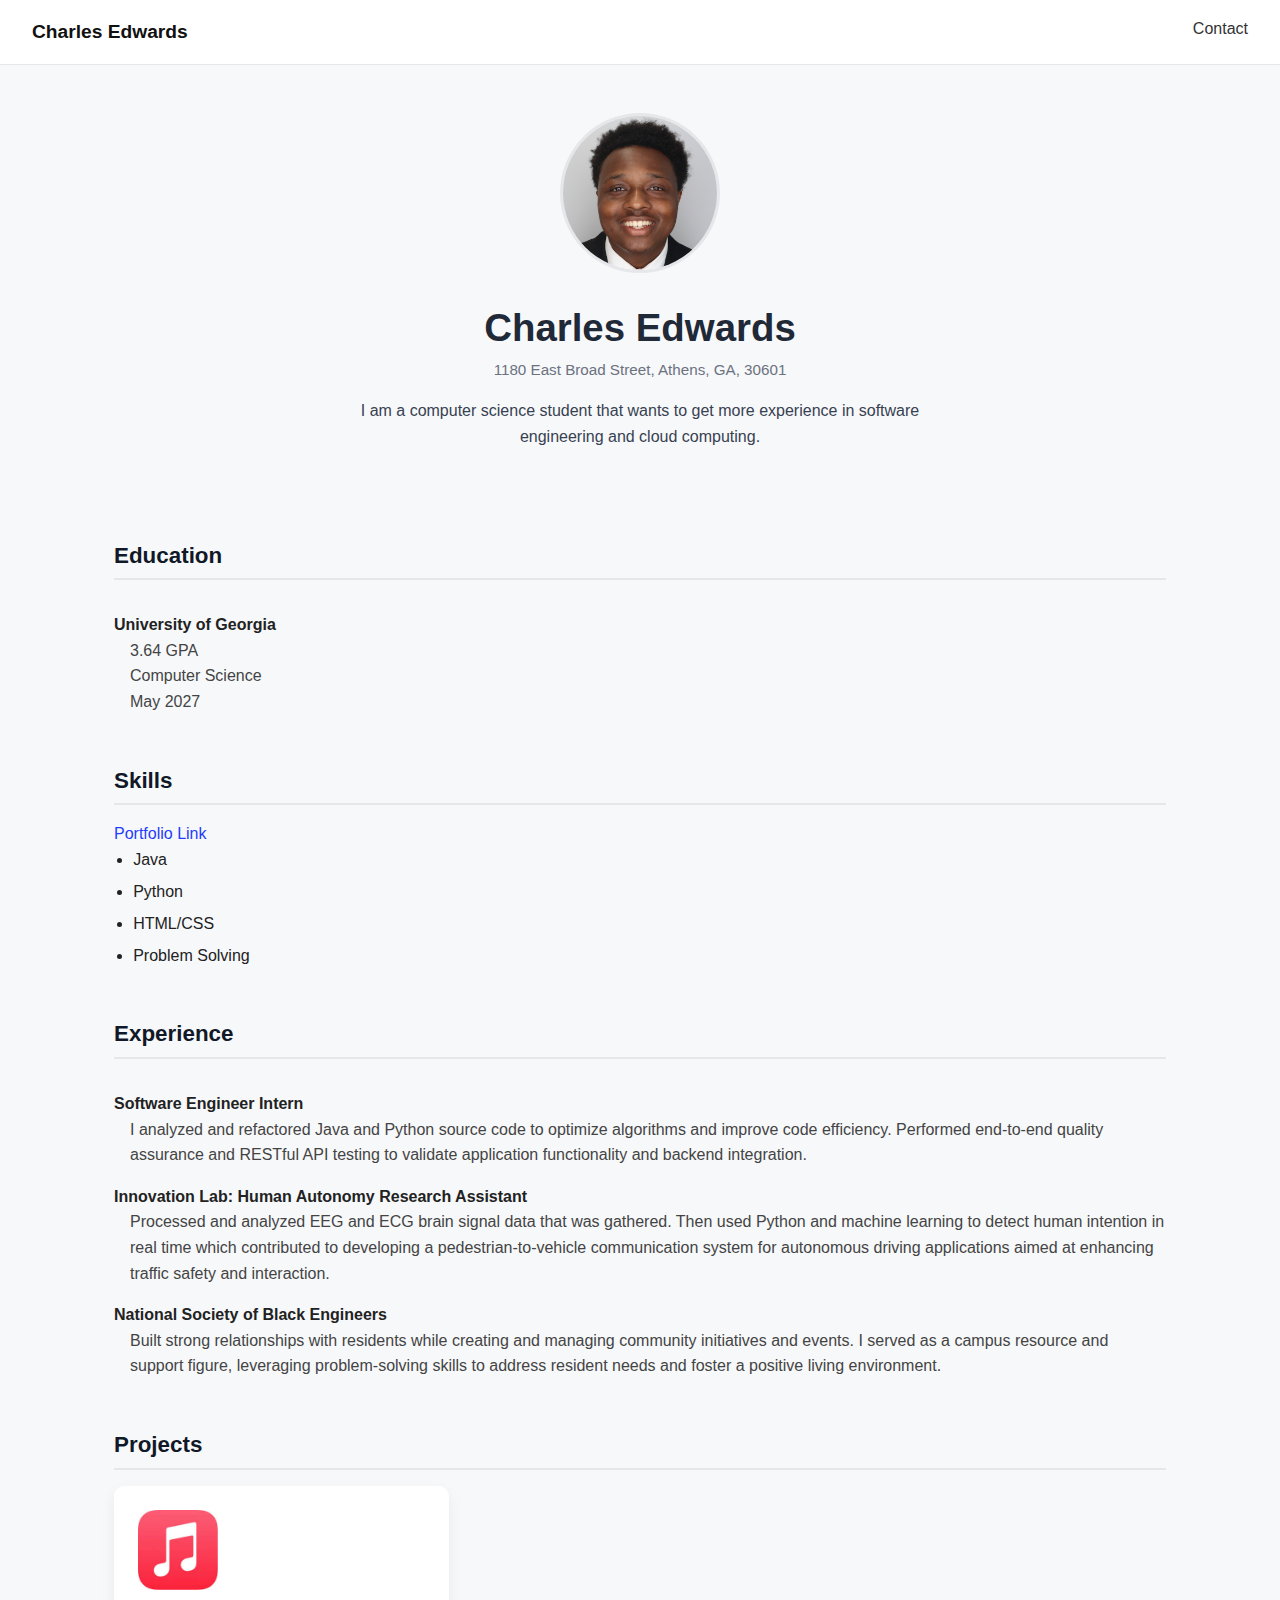
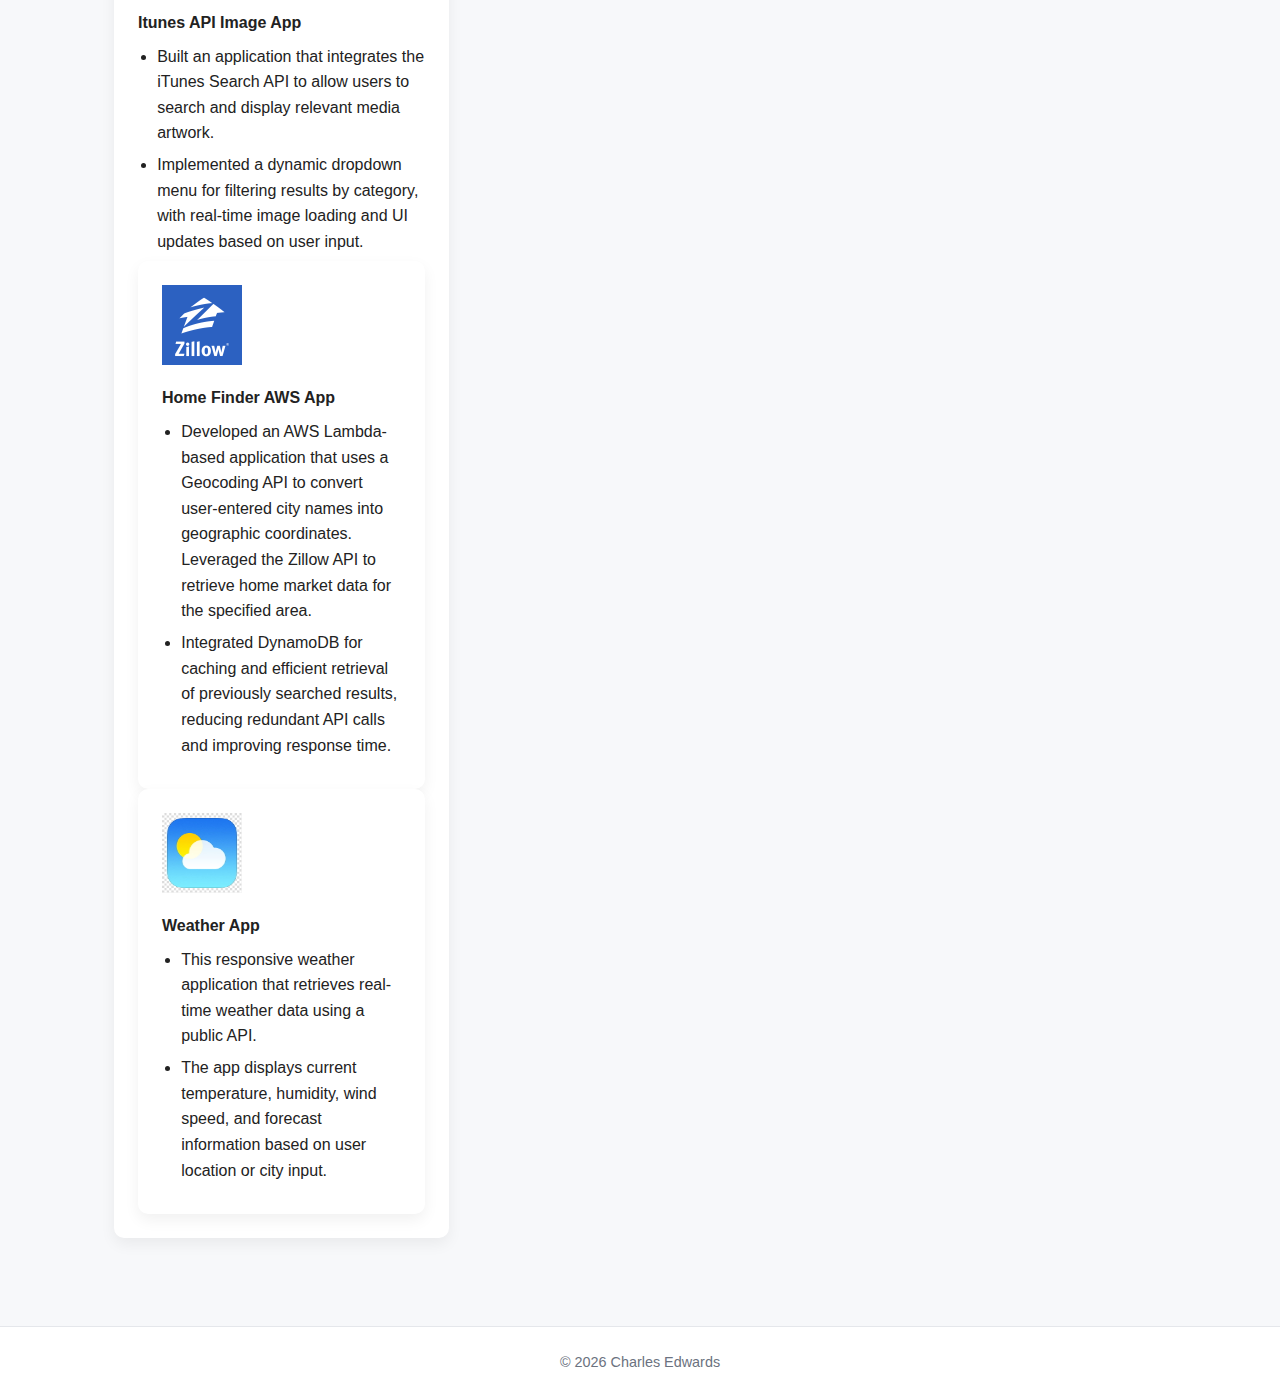
<file: index.html>
<!DOCTYPE html>
<html lang="en">
  <head>
    <meta charset="UTF-8" />
    <meta name="viewport" content="width=device-width, initial-scale=1.0" />
    <link rel="stylesheet" href="css/style.css" />
    <title>Charles Edwards</title>
  </head>
  <body>

    <nav>
    <div class="logo">
      <a href="index.html">Charles Edwards</a>
    </div>

    <ul class="navlist">
      <li><a href="contact.html">Contact</a></li>
    </ul>
  </nav>

  <header>

    <img src="images/headshot1.jpg" alt="Headshot">

    <h1>Charles Edwards</h1>

    <p class="address">1180 East Broad Street, Athens, GA, 30601</p>

    <p class="tagline">I am a computer science student that wants to get more experience in software engineering and cloud computing.</p>

  </header>

  <main>

    <section>
      <h3>Education</h3>

      <dl>
        <dt>University of Georgia</dt>
        <dd>3.64 GPA</dd>
        <dd>Computer Science</dd>
        <dd>May 2027</dd>
      </dl>
    </section>

    <section>
      <h3>Skills</h3>

      <a href="#">Portfolio Link</a>

      <ul>
        <li>Java</li>
        <li>Python</li>
        <li>HTML/CSS</li>
        <li>Problem Solving</li>
      </ul>

    </section>

    <section>
      <h3>Experience</h3>

      <dl>
        <dt>Software Engineer Intern</dt>
        <dd>I analyzed and refactored Java and Python source code to optimize algorithms and improve code efficiency.
Performed end-to-end quality assurance and RESTful API testing to validate application functionality and
backend integration.</dd>
      </dl>

      <dl>
        <dt>Innovation Lab: Human Autonomy Research Assistant</dt>
        <dd>Processed and analyzed EEG and ECG brain signal data that was gathered. Then used Python and machine
learning to detect human intention in real time which contributed to developing a pedestrian-to-vehicle
communication system for autonomous driving applications aimed at enhancing traffic safety and interaction.
</dd>
      </dl>

      <dl>
        <dt>National Society of Black Engineers</dt>
        <dd>Built strong relationships with residents while creating and managing community initiatives and events. I served
as a campus resource and support figure, leveraging problem-solving skills to address resident needs and foster a
positive living environment.
</dd>
      </dl>
    </section>

    <section>
      <h3>Projects</h3>

      <div class="three-col">

        <div class="card">
          <img src="images/project1.jpg" alt="Project1" width="80">
          <h4>Itunes API Image App</h4>
          <ul>
                        <li>Built an application that integrates the iTunes Search API to allow users to search and display relevant media 
artwork.</li>
                        <li>Implemented a dynamic dropdown menu for filtering results by category, with real-time image loading and UI 
updates based on user input.</li>
                    </ul>

        <div class="card">
          <img src="images/project2.jpg" alt="Project2" width="80">
          <h4>Home Finder AWS App</h4>
          <ul>
                        <li>Developed an AWS Lambda-based application that uses a Geocoding API to convert user-entered city names into 
geographic coordinates. Leveraged the Zillow API to retrieve home market data for the specified area.</li>
                        <li>Integrated DynamoDB for caching and efficient retrieval of previously searched results, reducing redundant API 
calls and improving response time.</li>
                    </ul>
        </div>

        <div class="card">
          <img src="images/project3.jpg" alt="Project3" width="80">
          <h4>Weather App</h4>
          <ul>
                        <li>This responsive weather application that retrieves real-time weather data using a public API.</li>
                        <li>The app displays current temperature, humidity, wind speed, and forecast information based on user location or city input.</li>
                    </ul>
        </div>

      </div>

    </section>

  </main>

  <footer>
    <p>&copy; 2026 Charles Edwards</p>
  </footer>

</body>
</html>
</file>
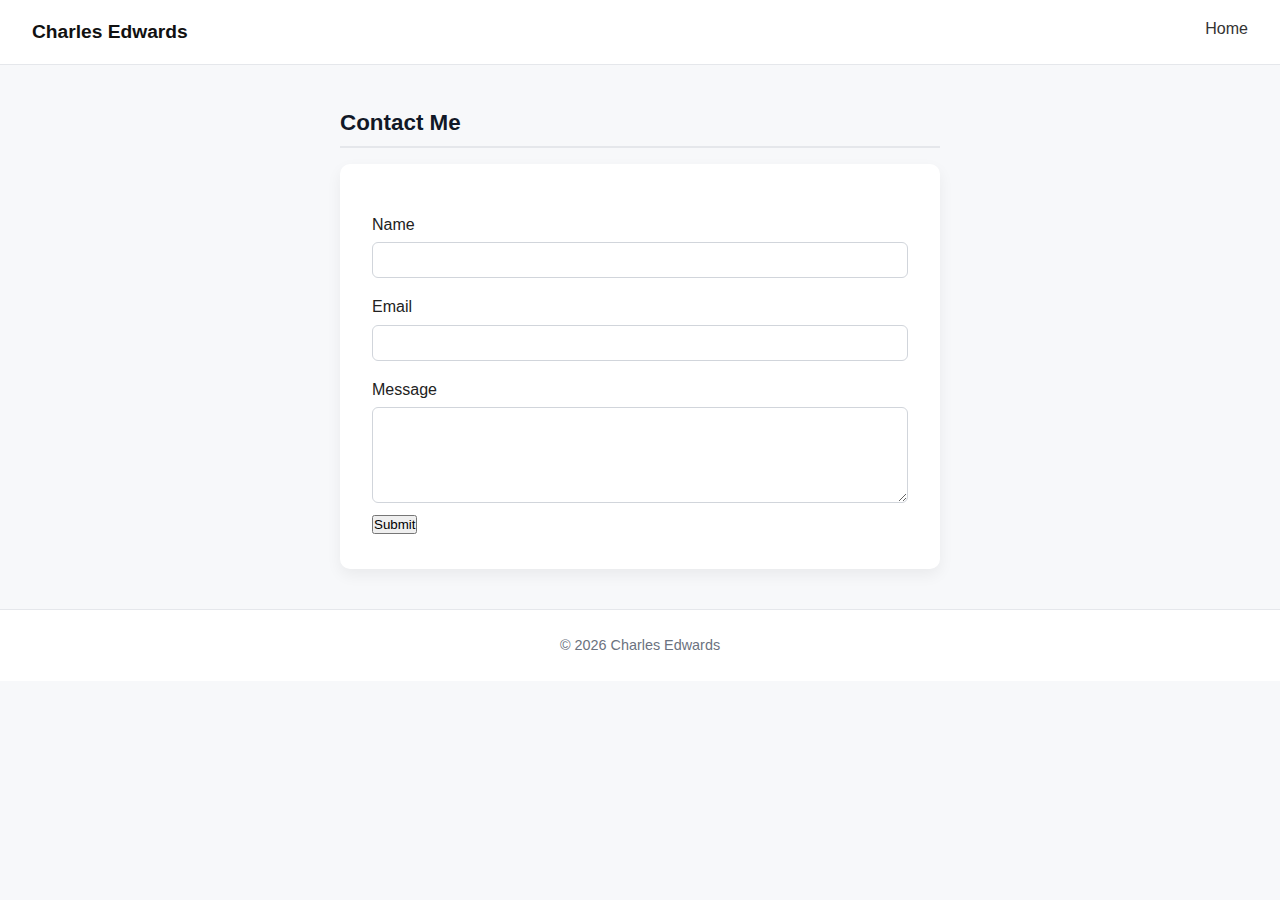
<file: contact.html>
<!DOCTYPE html>
<html lang="en">
  <head>
    <meta charset="UTF-8" />
    <meta name="viewport" content="width=device-width, initial-scale=1.0" />
    <link rel="stylesheet" href="css/style.css" />
    <title>Charles Edwards</title>
  </head>
  <body>

    <nav>
    <div class="logo">
      <a href="index.html">Charles Edwards</a>
    </div>
    
    <ul class="navlist">
      <li><a href="index.html">Home</a></li>
    </ul>
  </nav>

  <main>

    <section class="one-col">

      <h2>Contact Me</h2>

      <form>

        <label for="name">Name</label>
        <input type="text" id="name" required>

        <label for="email">Email</label>
        <input type="email" id="email" required>

        <label for="message">Message</label>
        <textarea id="message" rows="5"></textarea>

        <button type="submit">Submit</button>

      </form>

    </section>

  </main>

  <footer>
    <p>&copy; 2026 Charles Edwards</p>
  </footer>
   
  </body>
</html>
</file>
<file: css/style.css>
* {
  box-sizing: border-box;
  margin: 0;
  padding: 0;
}

body {
  font-family: "Segoe UI", Tahoma, Geneva, Verdana, Arial, sans-serif;
  line-height: 1.6;
  color: #222;
  background-color: #f7f8fa;
}

a {
  text-decoration: none;
  color: #1f3cff;
}

a:hover {
  color: #182fc2;
  text-decoration: underline;
}

nav {
  display: flex;
  justify-content: space-between;
  align-items: center;
  background-color: #ffffff;
  padding: 1rem 2rem;
  border-bottom: 1px solid #e5e7eb;
}

.logo a {
  font-size: 1.2rem;
  font-weight: 600;
  color: #111;
}

.navlist {
  list-style: none;
  display: flex;
  gap: 1.5rem;
}

.navlist a {
  font-weight: 500;
  color: #333;
}

header {
  text-align: center;
  padding: 3rem 1rem;
}

header h1 {
  font-family: "Trebuchet MS", "Segoe UI", Arial, sans-serif;
  font-size: 2.4rem;
  color: #1f2937;
}

header img {
  width: 160px;
  height: 160px;
  border-radius: 50%;
  border: 3px solid #e5e7eb;
  margin-bottom: 1rem;
}

.address {
  color: #6b7280;
  font-size: 0.95rem;
}

.tagline {
  color: #374151;
  max-width: 600px;
  margin: 1rem auto 0;
}

main {
  max-width: 1100px;
  margin: 0 auto;
  padding: 2.5rem 1.5rem;
}

section {
  margin-bottom: 3rem;
}

section h3,
section h2 {
  font-family: "Trebuchet MS", "Segoe UI", Arial, sans-serif;
  font-size: 1.4rem;
  color: #111827;
  border-bottom: 2px solid #e5e7eb;
  padding-bottom: 0.3rem;
  margin-bottom: 1rem;
}

dl {
  display: grid;
  grid-template-columns: 1fr;
}

dl dt {
  font-weight: 600;
  margin-top: 1rem;
}

dl dd {
  margin-left: 1rem;
  color: #444;
}

ul {
  padding-left: 1.2rem;
}

ul li {
  margin-bottom: 0.4rem;
}

.three-col {
  display: grid;
  grid-template-columns: repeat(3, 1fr);
  gap: 1.5rem;
}

.card {
  background-color: #ffffff;
  padding: 1.5rem;
  border-radius: 10px;
  box-shadow: 0 6px 15px rgba(0, 0, 0, 0.06);
}

.card img {
  margin-bottom: 0.8rem;
}

.card h4 {
  margin-bottom: 0.5rem;
}

.one-col {
  max-width: 600px;
  margin: 0 auto;
}

form {
  background-color: #ffffff;
  padding: 2rem;
  border-radius: 10px;
  box-shadow: 0 6px 15px rgba(0, 0, 0, 0.06);
}

form label {
  display: block;
  margin-top: 1rem;
  font-weight: 500;
}

form input,
form textarea {
  width: 100%;
  padding: 0.6rem;
  margin-top: 0.3rem;
  border: 1px solid #d1d5db;
  border-radius: 6px;
}

footer {
  display: flex;
  justify-content: center;
  align-items: center;
  padding: 1.5rem;
  background-color: #ffffff;
  border-top: 1px solid #e5e7eb;
  font-size: 0.9rem;
  color: #6b7280;
}

@media (max-width: 768px) {
  nav {
    flex-direction: column;
    gap: 1rem;
  }

  .three-col {
    grid-template-columns: 1fr;
  }
}
</file>
